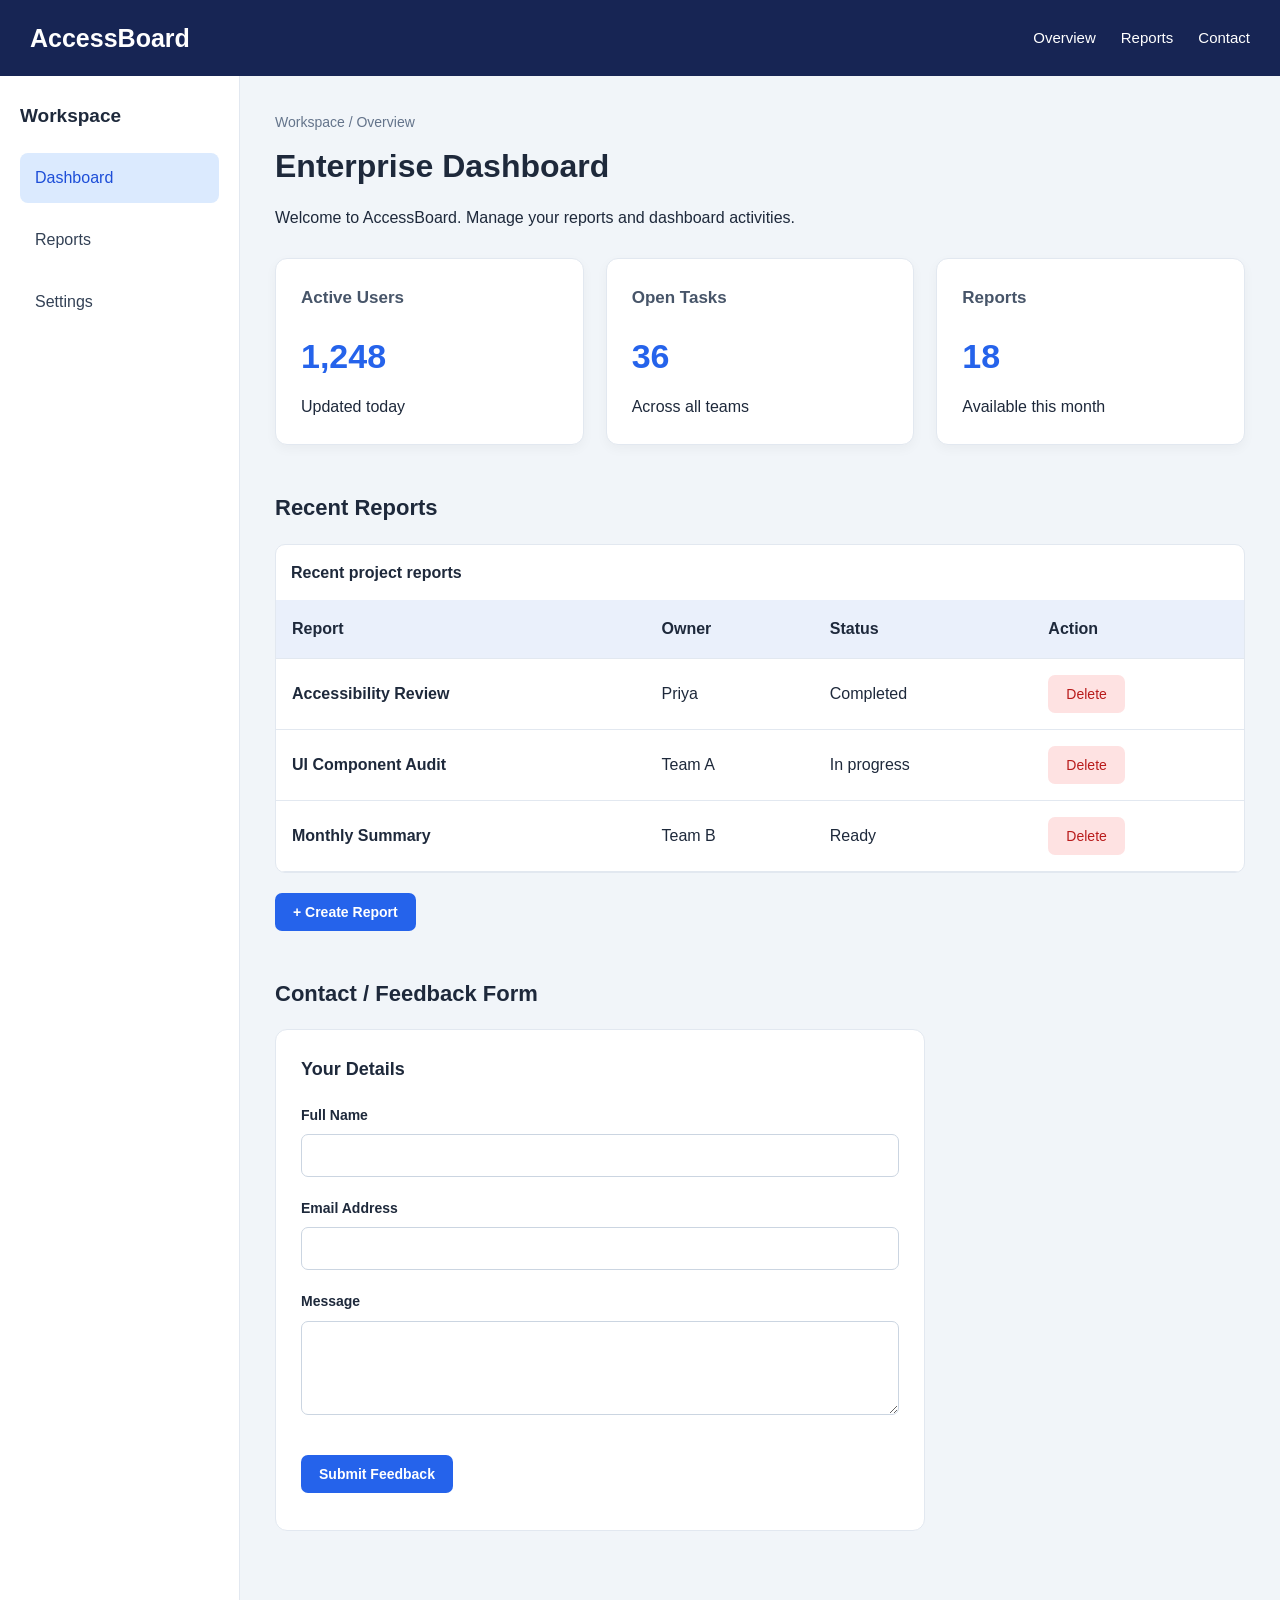
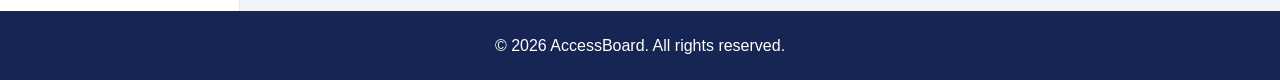
<file: index.html>
<!DOCTYPE html>
<html lang="en">

<head>
    <meta charset="UTF-8">
    <meta name="viewport" content="width=device-width, initial-scale=1">

    <meta name="description"
        content="Accessible enterprise dashboard">

    <title>AccessBoard Dashboard</title>

    <link rel="stylesheet" href="style.css">

    <script src="script.js" defer></script>
</head>

<body>

    <!-- Skip Link -->
    <a href="#main" class="skip-link">
        Skip to main content
    </a>

    <!-- Header -->
    <header class="site-header">

        <a href="#overview" class="brand">
            AccessBoard
        </a>

        <button class="menu-toggle"
            type="button"
            aria-expanded="false"
            aria-controls="sidebar">
            Menu
        </button>

        <nav aria-label="Main navigation">
            <a href="#overview">Overview</a>
            <a href="#reports">Reports</a>
            <a href="#contact">Contact</a>
        </nav>

    </header>


    <div class="layout">

        <!-- Sidebar -->
        <aside id="sidebar" class="sidebar">

            <h2>Workspace</h2>

            <nav aria-label="Sidebar navigation">

                <a href="#overview" aria-current="page">
                    Dashboard
                </a>

                <a href="#reports">
                    Reports
                </a>

                <a href="#contact">
                    Settings
                </a>

            </nav>

        </aside>


        <!-- Main Content -->
        <main id="main" class="main-content">

            <!-- Dashboard Overview -->
            <section id="overview">

                <p class="eyebrow">
                    Workspace / Overview
                </p>

                <h1 id="page-title">
                    Enterprise Dashboard
                </h1>

                <p>
                    Welcome to AccessBoard.
                    Manage your reports and dashboard activities.
                </p>


                <!-- Dashboard Cards -->
                <div class="cards">

                    <article class="metric-card">

                        <h2>Active Users</h2>

                        <p class="metric">1,248</p>

                        <p>Updated today</p>

                    </article>


                    <article class="metric-card">

                        <h2>Open Tasks</h2>

                        <p class="metric">36</p>

                        <p>Across all teams</p>

                    </article>


                    <article class="metric-card">

                        <h2>Reports</h2>

                        <p class="metric">18</p>

                        <p>Available this month</p>

                    </article>

                </div>

            </section>


            <!-- Reports Section -->
            <section id="reports">

                <h2 id="reports-heading">
                    Recent Reports
                </h2>


                <div class="table-wrap">

                    <table>

                        <caption>
                            Recent project reports
                        </caption>

                        <thead>

                            <tr>
                                <th scope="col">Report</th>
                                <th scope="col">Owner</th>
                                <th scope="col">Status</th>
                                <th scope="col">Action</th>
                            </tr>

                        </thead>


                        <tbody id="reports-list">

                            <tr>

                                <th scope="row">
                                    Accessibility Review
                                </th>

                                <td>Priya</td>

                                <td>Completed</td>

                                <td>
                                    <button
                                        class="delete-btn"
                                        type="button">
                                        Delete
                                    </button>
                                </td>

                            </tr>


                            <tr>

                                <th scope="row">
                                    UI Component Audit
                                </th>

                                <td>Team A</td>

                                <td>In progress</td>

                                <td>
                                    <button
                                        class="delete-btn"
                                        type="button">
                                        Delete
                                    </button>
                                </td>

                            </tr>


                            <tr>

                                <th scope="row">
                                    Monthly Summary
                                </th>

                                <td>Team B</td>

                                <td>Ready</td>

                                <td>
                                    <button
                                        class="delete-btn"
                                        type="button">
                                        Delete
                                    </button>
                                </td>

                            </tr>

                        </tbody>

                    </table>

                </div>


                <button
                    id="open-modal"
                    class="primary"
                    type="button">

                    + Create Report

                </button>

            </section>


            <!-- Contact Section -->
            <section id="contact">

                <h2>Contact / Feedback Form</h2>

                <form id="feedback-form">

                    <fieldset>

                        <legend>Your Details</legend>


                        <div class="form-row">

                            <label for="full-name">
                                Full Name
                            </label>

                            <input
                                id="full-name"
                                name="fullName"
                                type="text"
                                autocomplete="name"
                                minlength="2"
                                required>

                        </div>


                        <div class="form-row">

                            <label for="email">
                                Email Address
                            </label>

                            <input
                                id="email"
                                name="email"
                                type="email"
                                autocomplete="email"
                                required>

                        </div>


                        <div class="form-row">

                            <label for="message">
                                Message
                            </label>

                            <textarea
                                id="message"
                                name="message"
                                rows="4"
                                minlength="10"
                                required>
                            </textarea>

                        </div>

                    </fieldset>


                    <button
                        class="primary"
                        type="submit">

                        Submit Feedback

                    </button>


                    <p
                        id="form-status"
                        role="status"
                        aria-live="polite">
                    </p>

                </form>

            </section>

        </main>

    </div>


    <!-- Footer -->
    <footer class="site-footer">

        <p>
            &copy; 2026 AccessBoard.
            All rights reserved.
        </p>

    </footer>


    <!-- Create Report Dialog -->
    <dialog
        id="report-dialog"
        aria-labelledby="dialog-title">

        <div class="dialog-content">

            <h2 id="dialog-title">
                Create New Report
            </h2>

            <p>
                Enter the details to create a new report.
            </p>


            <form id="report-form">

                <div class="form-row">

                    <label for="report-name">
                        Report Name
                    </label>

                    <input
                        id="report-name"
                        type="text"
                        placeholder="Enter report name"
                        required>

                </div>


                <div class="form-row">

                    <label for="report-owner">
                        Report Owner
                    </label>

                    <input
                        id="report-owner"
                        type="text"
                        placeholder="Enter owner name"
                        required>

                </div>


                <div class="form-row">

                    <label for="report-status">
                        Report Status
                    </label>

                    <select id="report-status">

                        <option value="Completed">
                            Completed
                        </option>

                        <option value="In progress">
                            In progress
                        </option>

                        <option value="Ready">
                            Ready
                        </option>

                    </select>

                </div>


                <button
                    class="primary"
                    type="submit">

                    Add Report

                </button>


                <button
                    id="close-modal"
                    type="button">

                    Cancel

                </button>

            </form>

        </div>

    </dialog>


</body>

</html>
</file>
<file: style.css>
/* =================================
   1. GLOBAL STYLES
================================= */

* {
    margin: 0;
    padding: 0;
    box-sizing: border-box;
}

html {
    scroll-behavior: smooth;
}

body {
    font-family: Arial, Helvetica, sans-serif;
    background: #f1f5f9;
    color: #1e293b;
    line-height: 1.6;
}


/* =================================
   2. SKIP LINK
================================= */

.skip-link {
    position: absolute;
    top: -100px;
    left: 10px;
    background: #ffffff;
    color: #1d4ed8;
    padding: 12px;
    z-index: 1000;
}

.skip-link:focus {
    top: 10px;
}


/* =================================
   3. HEADER
================================= */

.site-header {
    background: #172554;
    color: white;
    padding: 18px 30px;

    display: flex;
    justify-content: space-between;
    align-items: center;

    gap: 20px;
}

.brand {
    font-size: 25px;
    font-weight: bold;
    color: white;
    text-decoration: none;
}

.site-header nav {
    display: flex;
    gap: 25px;
}

.site-header nav a {
    color: white;
    text-decoration: none;
    font-size: 15px;
}

.site-header nav a:hover {
    color: #93c5fd;
}


/* =================================
   4. MENU BUTTON
================================= */

.menu-toggle {
    display: none;
    padding: 10px 15px;
    border: none;
    background: #2563eb;
    color: white;
    border-radius: 6px;
    cursor: pointer;
}


/* =================================
   5. MAIN LAYOUT
================================= */

.layout {
    display: flex;
    min-height: 80vh;
}


/* =================================
   6. SIDEBAR
================================= */

.sidebar {
    width: 240px;
    flex-shrink: 0;
    background: #ffffff;

    padding: 25px 20px;

    border-right: 1px solid #e2e8f0;
}

.sidebar h2 {
    font-size: 19px;
    margin-bottom: 22px;
}

.sidebar nav {
    display: flex;
    flex-direction: column;
    gap: 12px;
}

.sidebar nav a {
    text-decoration: none;
    color: #334155;

    padding: 12px 15px;
    border-radius: 8px;

    transition: 0.2s;
}

.sidebar nav a:hover,
.sidebar nav a[aria-current="page"] {
    background: #dbeafe;
    color: #1d4ed8;
}


/* =================================
   7. MAIN CONTENT
================================= */

.main-content {
    flex: 1;
    max-width: 1200px;
    padding: 35px;
    min-width: 0;
}

section {
    margin-bottom: 45px;
    scroll-margin-top: 20px;
}

.eyebrow {
    color: #64748b;
    font-size: 14px;
    margin-bottom: 8px;
}

h1 {
    font-size: 32px;
    margin-bottom: 12px;
}

h2 {
    font-size: 22px;
    margin-bottom: 18px;
}


/* =================================
   8. DASHBOARD CARDS
================================= */

.cards {
    display: grid;

    grid-template-columns:
        repeat(3, minmax(0, 1fr));

    gap: 22px;
    margin-top: 28px;
}

.metric-card {
    background: white;

    padding: 25px;

    border-radius: 12px;

    border: 1px solid #e2e8f0;

    box-shadow:
        0 4px 12px rgba(0, 0, 0, 0.04);

    transition: transform 0.2s;
}

.metric-card:hover {
    transform: translateY(-4px);
}

.metric-card h2 {
    font-size: 17px;
    color: #475569;
}

.metric {
    font-size: 34px;
    font-weight: bold;
    color: #2563eb;

    margin: 10px 0;
}


/* =================================
   9. REPORT TABLE
================================= */

.table-wrap {
    width: 100%;
    overflow-x: auto;

    background: white;
    border-radius: 10px;

    border: 1px solid #e2e8f0;
}

table {
    width: 100%;
    border-collapse: collapse;
    min-width: 550px;
}

caption {
    text-align: left;
    padding: 15px;
    font-weight: bold;
}

thead {
    background: #eaf0fb;
}

th,
td {
    padding: 16px;
    text-align: left;
    border-bottom: 1px solid #e2e8f0;
}

th {
    font-weight: bold;
}

tbody tr:hover {
    background: #f8fafc;
}


/* =================================
   10. BUTTONS
================================= */

button {
    font-family: inherit;
    font-size: 14px;

    padding: 11px 18px;

    border: none;
    border-radius: 7px;

    cursor: pointer;
}

.primary {
    background: #2563eb;
    color: white;

    margin-top: 20px;

    font-weight: bold;
}

.primary:hover {
    background: #1d4ed8;
}

.delete-btn {
    background: #fee2e2;
    color: #b91c1c;
}

.delete-btn:hover {
    background: #fecaca;
}


/* =================================
   11. FEEDBACK FORM
================================= */

form {
    background: white;

    padding: 25px;

    border-radius: 12px;

    max-width: 650px;

    border: 1px solid #e2e8f0;
}

fieldset {
    border: none;
}

legend {
    font-size: 18px;
    font-weight: bold;
    margin-bottom: 20px;
}

.form-row {
    display: flex;
    flex-direction: column;

    gap: 8px;

    margin-bottom: 20px;
}

label {
    font-weight: bold;
    font-size: 14px;
}

input,
textarea,
select {
    width: 100%;

    padding: 12px;

    border: 1px solid #cbd5e1;

    border-radius: 7px;

    font-family: inherit;
    font-size: 15px;

    background: white;
    color: #1e293b;
}

textarea {
    resize: vertical;
}

input:focus,
textarea:focus,
select:focus {
    border-color: #2563eb;
    outline: 2px solid #bfdbfe;
}

#form-status {
    color: #15803d;
    margin-top: 12px;
}


/* =================================
   12. REPORT DIALOG
================================= */

dialog {
    margin: auto;

    width: min(90%, 450px);

    border: none;
    border-radius: 14px;

    padding: 30px;

    background: white;

    box-shadow:
        0 15px 50px rgba(0, 0, 0, 0.2);
}

dialog::backdrop {
    background: rgba(15, 23, 42, 0.65);
}

.dialog-content h2 {
    font-size: 23px;
}

.dialog-content p {
    color: #64748b;
    margin-bottom: 15px;
}

#report-form {
    display: flex;
    flex-direction: column;
    gap: 12px;

    padding: 0;
    border: none;
    box-shadow: none;
}

#report-form .form-row {
    margin-bottom: 5px;
}

#report-form button {
    width: 100%;
}


/* =================================
   13. FOOTER
================================= */

.site-footer {
    background: #172554;

    color: white;

    text-align: center;

    padding: 22px;
}


/* =================================
   14. KEYBOARD ACCESSIBILITY
================================= */

a:focus-visible,
button:focus-visible,
input:focus-visible,
textarea:focus-visible,
select:focus-visible {
    outline: 3px solid #f59e0b;
    outline-offset: 3px;
}


/* =================================
   15. RESPONSIVE DESIGN
================================= */

@media (max-width: 768px) {

    .site-header {
        flex-wrap: wrap;
        padding: 15px 20px;
    }

    .menu-toggle {
        display: block;
    }

    .site-header nav {
        width: 100%;
        flex-wrap: wrap;
        gap: 15px;
    }

    .layout {
        flex-direction: column;
    }

    .sidebar {
        width: 100%;
        border-right: none;
        border-bottom: 1px solid #e2e8f0;
    }

    .cards {
        grid-template-columns: 1fr;
    }

    .main-content {
        padding: 22px;
    }

    h1 {
        font-size: 26px;
    }

    .metric-card {
        padding: 20px;
    }
}


/* =================================
   16. REDUCED MOTION
================================= */

@media (prefers-reduced-motion: reduce) {

    *,
    *::before,
    *::after {
        scroll-behavior: auto !important;
        animation-duration: 0.01ms !important;
        transition-duration: 0.01ms !important;
    }

}
</file>
